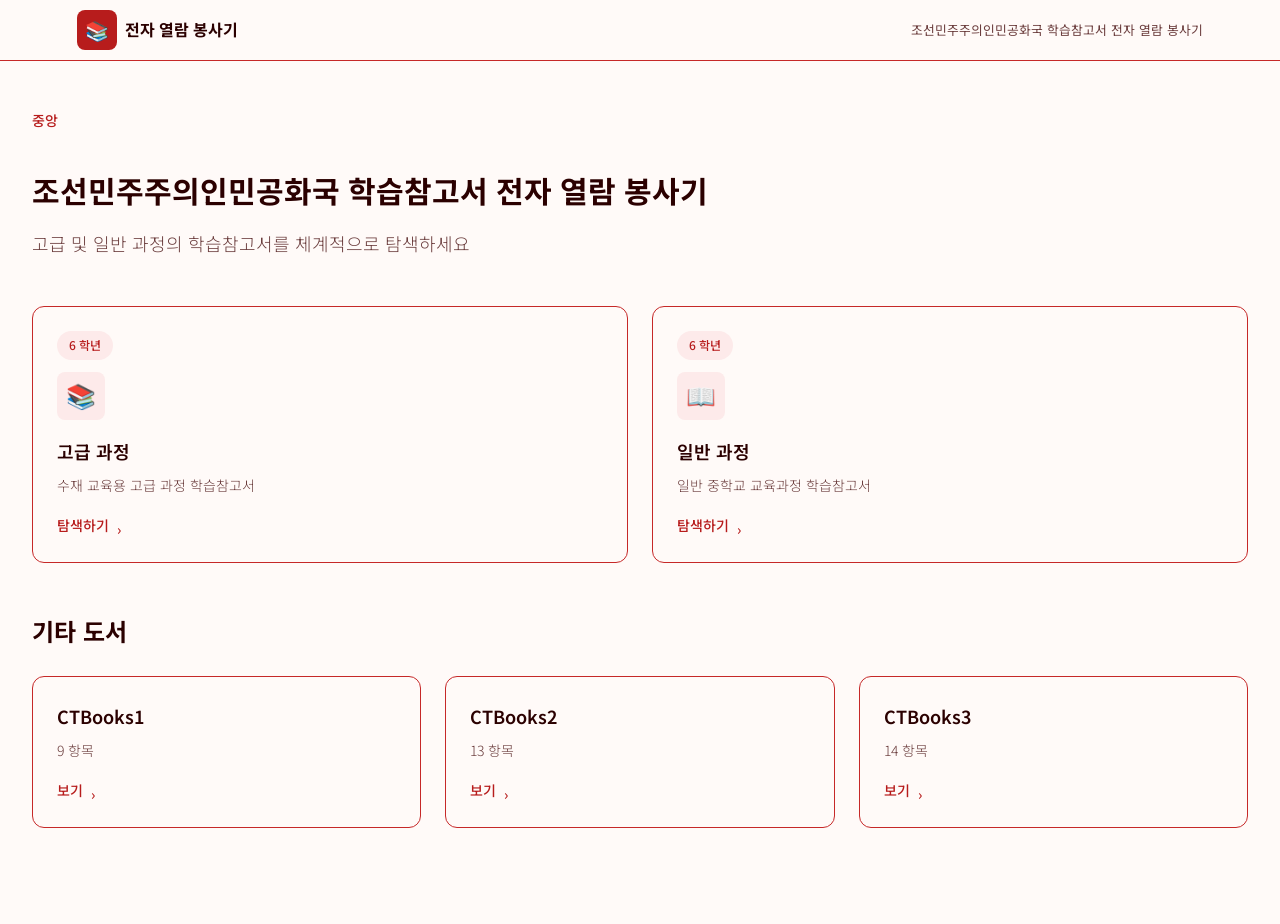
<file: north_korean_books.html>
<!DOCTYPE html>
<html lang="ko">
<head>
    <meta charset="UTF-8">
    <meta name="viewport" content="width=device-width, initial-scale=1.0">
    <title>조선민주주의인민공화국 학습참고서 전자 열람 봉사기</title>
    <link rel="preconnect" href="https://fonts.googleapis.com">
    <link rel="preconnect" href="https://fonts.gstatic.com" crossorigin>
    <link href="https://fonts.googleapis.com/css2?family=Noto+Sans+KR:wght@300;400;500;700&display=swap" rel="stylesheet">
    <style>
        * {
            margin: 0;
            padding: 0;
            box-sizing: border-box;
        }

        :root{
            --blue:#b71c1c;
            --blue-light:#fdeaea;
            --blue-mid:#f6b5b5;
        
            --ink:#2b0000;
            --gray:#6b3d3d;
            --gray-light:#f8eded;
            --border:#c62828;
            --white:#fffaf8;
        }

        body {
            font-family: 'Noto Sans KR', sans-serif;
            background-color: var(--white);
            color: var(--ink);
            font-size: 15px;
            line-height: 1.7;
        }

        /* Header */
        header {
            position: sticky;
            top: 0;
            z-index: 10;
            border-bottom: 1px solid var(--border);
            background: var(--white);
        }

        nav {
            display: flex;
            align-items: center;
            justify-content: space-between;
            padding: 0 6%;
            height: 60px;
            max-width: 1280px;
            margin: 0 auto;
        }

        .logo {
            display: flex;
            align-items: center;
            gap: 8px;
            font-weight: 700;
            font-size: 1rem;
            color: var(--ink);
            text-decoration: none;
        }

        .logo-icon {
            width: 40px;
            height: 40px;
            background: var(--blue);
            border-radius: 8px;
            display: flex;
            align-items: center;
            justify-content: center;
            color: var(--white);
            font-size: 1.2rem;
        }

        .nav-right {
            font-size: 0.8rem;
            color: var(--gray);
        }

        /* Main Container */
        main {
            max-width: 1280px;
            margin: 0 auto;
            padding: 3rem 2rem;
        }

        /* Breadcrumb */
        .breadcrumb {
            display: flex;
            align-items: center;
            gap: 0.5rem;
            margin-bottom: 2rem;
            font-size: 0.875rem;
        }

        .breadcrumb span {
            color: var(--gray);
        }

        .breadcrumb .current {
            color: var(--blue);
            font-weight: 500;
        }

        .breadcrumb-sep {
            color: #cbd5e1;
        }

        /* Back Button */
        .back-btn {
            display: inline-block;
            margin-bottom: 1.5rem;
            padding: 0.5rem 1rem;
            font-size: 0.875rem;
            font-weight: 500;
            color: var(--gray);
            background: none;
            border: none;
            cursor: pointer;
            border-radius: 8px;
            transition: all 0.15s;
            font-family: inherit;
        }

        .back-btn:hover {
            color: var(--ink);
            background: var(--gray-light);
        }

        /* Title Section */
        .title-section {
            margin-bottom: 3rem;
        }

        h1 {
            font-size: 1.875rem;
            font-weight: 700;
            color: var(--ink);
            margin-bottom: 0.75rem;
        }

        .subtitle {
            font-size: 1.125rem;
            color: var(--gray);
            font-weight: 300;
        }

        /* Grid */
        .grid {
            display: grid;
            grid-template-columns: repeat(auto-fit, minmax(280px, 1fr));
            gap: 1.5rem;
            margin-bottom: 3rem;
        }

        .grid-2 {
            grid-template-columns: repeat(auto-fit, minmax(320px, 1fr));
        }

        .grid-3 {
            grid-template-columns: repeat(auto-fit, minmax(240px, 1fr));
        }

        /* Card */
        .card {
            border: 1px solid var(--border);
            border-radius: 12px;
            padding: 1.5rem;
            background: var(--white);
            transition: all 0.2s;
            cursor: pointer;
        }

        .card:hover {
            border-color: var(--blue);
            box-shadow: 0 2px 12px rgba(59, 130, 246, 0.1);
        }

        .card-icon {
            width: 48px;
            height: 48px;
            background: var(--blue-light);
            border-radius: 8px;
            display: flex;
            align-items: center;
            justify-content: center;
            font-size: 1.5rem;
            margin-bottom: 1rem;
        }

        .card:hover .card-icon {
            background: var(--blue-mid);
        }

        .card-badge {
            display: inline-block;
            background: var(--blue-light);
            color: var(--blue);
            font-size: 0.75rem;
            font-weight: 500;
            padding: 0.25rem 0.75rem;
            border-radius: 20px;
            margin-bottom: 0.75rem;
        }

        .card h3 {
            font-size: 1.125rem;
            font-weight: 600;
            margin-bottom: 0.5rem;
            color: var(--ink);
        }

        .card p {
            font-size: 0.875rem;
            color: var(--gray);
            margin-bottom: 1rem;
            font-weight: 300;
        }

        .card-action {
            display: flex;
            align-items: center;
            gap: 0.5rem;
            color: var(--blue);
            font-weight: 500;
            font-size: 0.875rem;
            transition: gap 0.2s;
        }

        .card:hover .card-action {
            gap: 0.75rem;
        }

        .chevron {
            width: 16px;
            height: 16px;
            display: inline-block;
        }

        /* Section Title */
        h2 {
            font-size: 1.5rem;
            font-weight: 700;
            color: var(--ink);
            margin-bottom: 1.5rem;
            margin-top: 3rem;
        }

        h2:first-of-type {
            margin-top: 0;
        }

        /* Modal */
        .modal {
            display: none;
            position: fixed;
            inset: 0;
            background: rgba(0, 0, 0, 0.5);
            z-index: 100;
            align-items: center;
            justify-content: center;
            padding: 1rem;
            animation: fadeIn 0.2s ease;
        }

        .modal.open {
            display: flex;
        }

        @keyframes fadeIn {
            from {
                opacity: 0;
            }
            to {
                opacity: 1;
            }
        }

        .modal-content {
            background: var(--white);
            border-radius: 16px;
            width: 100%;
            max-width: 900px;
            max-height: 90vh;
            display: flex;
            flex-direction: column;
            animation: slideUp 0.2s ease;
        }

        @keyframes slideUp {
            from {
                transform: translateY(20px);
                opacity: 0;
            }
            to {
                transform: translateY(0);
                opacity: 1;
            }
        }

        .modal-header {
            display: flex;
            align-items: center;
            justify-content: space-between;
            padding: 1.5rem 2rem;
            border-bottom: 1px solid var(--border);
        }

        .modal-title {
            flex: 1;
            min-width: 0;
        }

        .modal-title h3 {
            font-size: 1.125rem;
            font-weight: 700;
            color: var(--ink);
            margin-bottom: 0.25rem;
            word-break: break-word;
        }

        .modal-title p {
            font-size: 0.875rem;
            color: var(--gray);
        }

        .modal-close {
            background: none;
            border: none;
            cursor: pointer;
            font-size: 1.5rem;
            color: var(--gray);
            padding: 0.5rem;
            margin-left: 1rem;
            flex-shrink: 0;
            transition: color 0.2s;
        }

        .modal-close:hover {
            color: var(--ink);
        }

        .modal-body {
            flex: 1;
            overflow: hidden;
            background: #f8f9fa;
            display: flex;
            align-items: center;
            justify-content: center;
        }

        .modal-body iframe {
            width: 100%;
            height: 100%;
            border: none;
        }

        .loading {
            text-align: center;
        }

        .spinner {
            width: 48px;
            height: 48px;
            border: 4px solid var(--blue-light);
            border-top-color: var(--blue);
            border-radius: 50%;
            animation: spin 1s linear infinite;
            margin: 0 auto 1rem;
        }

        @keyframes spin {
            to {
                transform: rotate(360deg);
            }
        }

        .modal-footer {
            display: flex;
            align-items: center;
            justify-content: space-between;
            padding: 1rem;
            border-top: 1px solid var(--border);
            background: var(--gray-light);
            flex-wrap: wrap;
            gap: 1rem;
        }

        .modal-footer p {
            font-size: 0.75rem;
            color: var(--gray);
            margin: 0;
        }

        .modal-actions {
            display: flex;
            gap: 0.5rem;
        }

        .btn {
            display: inline-flex;
            align-items: center;
            gap: 0.5rem;
            padding: 0.5rem 0.75rem;
            font-size: 0.875rem;
            font-weight: 500;
            border: none;
            border-radius: 8px;
            cursor: pointer;
            transition: all 0.15s;
            font-family: inherit;
            text-decoration: none;
        }

        .btn-link {
            color: var(--blue);
            background: none;
        }

        .btn-link:hover {
            background: var(--blue-light);
        }

        .btn-secondary {
            color: var(--gray);
            background: none;
        }

        .btn-secondary:hover {
            background: #e2e8f0;
        }

        /* View States */
        .view {
            display: none;
        }

        .view.active {
            display: block;
        }

        /* Utility */
        .hidden {
            display: none;
        }

        /* Responsive */
        @media (max-width: 768px) {
            main {
                padding: 1.5rem 1rem;
            }

            h1 {
                font-size: 1.5rem;
            }

            .grid-2 {
                grid-template-columns: 1fr;
            }

            .modal-content {
                max-width: 100%;
                max-height: 95vh;
            }

            .modal-footer {
                flex-direction: column;
                align-items: flex-start;
            }

            .modal-actions {
                width: 100%;
                flex-direction: column;
            }

            .btn {
                width: 100%;
                justify-content: center;
            }
        }
    </style>
</head>
<body>
    <!-- Header -->
    <header>
        <nav>
            <a href="#" class="logo" onclick="goHome(); return false;">
                <div class="logo-icon">📚</div>
                <span>전자 열람 봉사기</span>
            </a>
            <div class="nav-right">조선민주주의인민공화국 학습참고서 전자 열람 봉사기</div>
        </nav>
    </header>

    <!-- Main Content -->
    <main>
        <!-- Breadcrumb -->
        <div class="breadcrumb" id="breadcrumb">
            <span class="current">중앙</span>
        </div>

        <!-- Main View -->
        <div id="mainView" class="view active">
            <div class="title-section">
                <h1>조선민주주의인민공화국 학습참고서 전자 열람 봉사기</h1>
                <p class="subtitle">고급 및 일반 과정의 학습참고서를 체계적으로 탐색하세요</p>
            </div>

            <div class="grid grid-2">
                <div class="card" onclick="selectCategory('고급')">
                    <div class="card-badge" id="advancedCount">6 학년</div>
                    <div class="card-icon">📚</div>
                    <h3>고급 과정</h3>
                    <p>수재 교육용 고급 과정 학습참고서</p>
                    <div class="card-action">탐색하기 <span class="chevron">›</span></div>
                </div>

                <div class="card" onclick="selectCategory('일반')">
                    <div class="card-badge" id="generalCount">6 학년</div>
                    <div class="card-icon">📖</div>
                    <h3>일반 과정</h3>
                    <p>일반 중학교 교육과정 학습참고서</p>
                    <div class="card-action">탐색하기 <span class="chevron">›</span></div>
                </div>
            </div>

            <h2>기타 도서</h2>
            <div class="grid grid-3" id="otherBooksGrid"></div>
        </div>

        <!-- Category View -->
        <div id="categoryView" class="view">
            <button class="back-btn" onclick="goBack()">← 뒤로가기</button>
            <h2 id="categoryTitle"></h2>
            <div class="grid grid-3" id="categoryGrid"></div>
        </div>

        <!-- Books View -->
        <div id="booksView" class="view">
            <button class="back-btn" onclick="goBack()">← 뒤로가기</button>
            <h2 id="booksTitle"></h2>
            <div class="grid grid-3" id="booksGrid"></div>
        </div>
    </main>

    <!-- PDF Modal -->
    <div id="pdfModal" class="modal">
        <div class="modal-content">
            <div class="modal-header">
                <div class="modal-title">
                    <h3 id="modalTitle"></h3>
                    <p>전자 문서</p>
                </div>
                <button class="modal-close" onclick="closeModal()">✕</button>
            </div>
            <div class="modal-body" id="modalBody">
                <div class="loading">
                    <div class="spinner"></div>
                    <p>전자 문서 불러오기 중...</p>
                </div>
            </div>
            <div class="modal-footer">
                <p>전자 문서 열람기로 문서를 탐색하세요</p>
                <div class="modal-actions">
                    <a id="openNewTab" class="btn btn-link" target="_blank">
                        새 장에서 열기 ↗
                    </a>
                    <a id="downloadBtn" class="btn btn-secondary" download>
                        내려받기 ⬇
                    </a>
                </div>
            </div>
        </div>
    </div>

    <script>
        // 데이터
        const textbooksData = {
            "고급": {
                "1": [{"name": "콤퓨타", "url": "https://mirror.adversec.com/dprk/dprk-34c4/DPRK-34C3-PDFs/Education/Genius/1/computer.pdf"}, {"name": "수학", "url": "https://mirror.adversec.com/dprk/dprk-34c4/DPRK-34C3-PDFs/Education/Genius/1/mathematics.pdf"}],
                "2": [{"name": "콤퓨타", "url": "https://mirror.adversec.com/dprk/dprk-34c4/DPRK-34C3-PDFs/Education/Genius/2/computer.pdf"}, {"name": "수학", "url": "https://mirror.adversec.com/dprk/dprk-34c4/DPRK-34C3-PDFs/Education/Genius/2/mathematics.pdf"}, {"name": "물리", "url": "https://mirror.adversec.com/dprk/dprk-34c4/DPRK-34C3-PDFs/Education/Genius/2/physics.pdf"}],
                "3": [{"name": "생물", "url": "https://mirror.adversec.com/dprk/dprk-34c4/DPRK-34C3-PDFs/Education/Genius/3/biology.pdf"}, {"name": "화학", "url": "https://mirror.adversec.com/dprk/dprk-34c4/DPRK-34C3-PDFs/Education/Genius/3/chemistry.pdf"}, {"name": "콤퓨타", "url": "https://mirror.adversec.com/dprk/dprk-34c4/DPRK-34C3-PDFs/Education/Genius/3/computer.pdf"}, {"name": "수학", "url": "https://mirror.adversec.com/dprk/dprk-34c4/DPRK-34C3-PDFs/Education/Genius/3/mathematics.pdf"}, {"name": "물리", "url": "https://mirror.adversec.com/dprk/dprk-34c4/DPRK-34C3-PDFs/Education/Genius/3/physics.pdf"}],
                "4": [{"name": "생물", "url": "https://mirror.adversec.com/dprk/dprk-34c4/DPRK-34C3-PDFs/Education/Genius/4/biology.pdf"}, {"name": "화학", "url": "https://mirror.adversec.com/dprk/dprk-34c4/DPRK-34C3-PDFs/Education/Genius/4/chemistry.pdf"}, {"name": "콤퓨타", "url": "https://mirror.adversec.com/dprk/dprk-34c4/DPRK-34C3-PDFs/Education/Genius/4/computer.pdf"}, {"name": "외국어", "url": "https://mirror.adversec.com/dprk/dprk-34c4/DPRK-34C3-PDFs/Education/Genius/4/english.pdf"}, {"name": "수학", "url": "https://mirror.adversec.com/dprk/dprk-34c4/DPRK-34C3-PDFs/Education/Genius/4/mathematics.pdf"}, {"name": "물리", "url": "https://mirror.adversec.com/dprk/dprk-34c4/DPRK-34C3-PDFs/Education/Genius/4/physics.pdf"}],
                "5": [{"name": "생물", "url": "https://mirror.adversec.com/dprk/dprk-34c4/DPRK-34C3-PDFs/Education/Genius/5/biology.pdf"}, {"name": "화학", "url": "https://mirror.adversec.com/dprk/dprk-34c4/DPRK-34C3-PDFs/Education/Genius/5/chemistry.pdf"}, {"name": "콤퓨타", "url": "https://mirror.adversec.com/dprk/dprk-34c4/DPRK-34C3-PDFs/Education/Genius/5/computer.pdf"}, {"name": "외국어", "url": "https://mirror.adversec.com/dprk/dprk-34c4/DPRK-34C3-PDFs/Education/Genius/5/english.pdf"}, {"name": "수학", "url": "https://mirror.adversec.com/dprk/dprk-34c4/DPRK-34C3-PDFs/Education/Genius/5/mathematics.pdf"}, {"name": "물리", "url": "https://mirror.adversec.com/dprk/dprk-34c4/DPRK-34C3-PDFs/Education/Genius/5/physics.pdf"}],
                "6": [{"name": "생물", "url": "https://mirror.adversec.com/dprk/dprk-34c4/DPRK-34C3-PDFs/Education/Genius/6/biology.pdf"}, {"name": "화학", "url": "https://mirror.adversec.com/dprk/dprk-34c4/DPRK-34C3-PDFs/Education/Genius/6/chemistry.pdf"}, {"name": "콤퓨타", "url": "https://mirror.adversec.com/dprk/dprk-34c4/DPRK-34C3-PDFs/Education/Genius/6/computer.pdf"}, {"name": "외국어", "url": "https://mirror.adversec.com/dprk/dprk-34c4/DPRK-34C3-PDFs/Education/Genius/6/english.pdf"}, {"name": "수학", "url": "https://mirror.adversec.com/dprk/dprk-34c4/DPRK-34C3-PDFs/Education/Genius/6/mathematics.pdf"}, {"name": "물리", "url": "https://mirror.adversec.com/dprk/dprk-34c4/DPRK-34C3-PDFs/Education/Genius/6/physics.pdf"}]
            },
            "일반": {
                "1": [{"name": "미술", "url": "https://mirror.adversec.com/dprk/dprk-34c4/DPRK-34C3-PDFs/Education/Secondary/1/art.pdf"}, {"name": "한문", "url": "https://mirror.adversec.com/dprk/dprk-34c4/DPRK-34C3-PDFs/Education/Secondary/1/chinese_ideograph.pdf"}, {"name": "콤퓨타", "url": "https://mirror.adversec.com/dprk/dprk-34c4/DPRK-34C3-PDFs/Education/Secondary/1/computer.pdf"}, {"name": "영어", "url": "https://mirror.adversec.com/dprk/dprk-34c4/DPRK-34C3-PDFs/Education/Secondary/1/english.pdf"}, {"name": "지리", "url": "https://mirror.adversec.com/dprk/dprk-34c4/DPRK-34C3-PDFs/Education/Secondary/1/geography.pdf"}, {"name": "조선사", "url": "https://mirror.adversec.com/dprk/dprk-34c4/DPRK-34C3-PDFs/Education/Secondary/1/korean_history.pdf"}, {"name": "조선사", "url": "https://mirror.adversec.com/dprk/dprk-34c4/DPRK-34C3-PDFs/Education/Secondary/1/korean_language.pdf"}, {"name": "국어문법", "url": "https://mirror.adversec.com/dprk/dprk-34c4/DPRK-34C3-PDFs/Education/Secondary/1/korean_language_grammer.pdf"}, {"name": "수학", "url": "https://mirror.adversec.com/dprk/dprk-34c4/DPRK-34C3-PDFs/Education/Secondary/1/mathematics.pdf"}, {"name": "음악", "url": "https://mirror.adversec.com/dprk/dprk-34c4/DPRK-34C3-PDFs/Education/Secondary/1/music.pdf"}, {"name": "혁명력사1", "url": "https://mirror.adversec.com/dprk/dprk-34c4/DPRK-34C3-PDFs/Education/Secondary/1/revolutionary_activity1.pdf"}, {"name": "혁명력사2", "url": "https://mirror.adversec.com/dprk/dprk-34c4/DPRK-34C3-PDFs/Education/Secondary/1/revolutionary_activity2.pdf"}, {"name": "로어", "url": "https://mirror.adversec.com/dprk/dprk-34c4/DPRK-34C3-PDFs/Education/Secondary/1/russia.pdf"}, {"name": "사회주의 도덕", "url": "https://mirror.adversec.com/dprk/dprk-34c4/DPRK-34C3-PDFs/Education/Secondary/1/socialist_morality.pdf"}],
                "2": [{"name": "미술", "url": "https://mirror.adversec.com/dprk/dprk-34c4/DPRK-34C3-PDFs/Education/Secondary/2/art.pdf"}, {"name": "한문", "url": "https://mirror.adversec.com/dprk/dprk-34c4/DPRK-34C3-PDFs/Education/Secondary/2/chinese_ideograph.pdf"}, {"name": "콤퓨타", "url": "https://mirror.adversec.com/dprk/dprk-34c4/DPRK-34C3-PDFs/Education/Secondary/2/computer.pdf"}, {"name": "영어", "url": "https://mirror.adversec.com/dprk/dprk-34c4/DPRK-34C3-PDFs/Education/Secondary/2/english.pdf"}, {"name": "지리", "url": "https://mirror.adversec.com/dprk/dprk-34c4/DPRK-34C3-PDFs/Education/Secondary/2/geography.pdf"}, {"name": "조선사", "url": "https://mirror.adversec.com/dprk/dprk-34c4/DPRK-34C3-PDFs/Education/Secondary/2/korean_history.pdf"}, {"name": "조선사", "url": "https://mirror.adversec.com/dprk/dprk-34c4/DPRK-34C3-PDFs/Education/Secondary/2/korean_language.pdf"}, {"name": "국어문법", "url": "https://mirror.adversec.com/dprk/dprk-34c4/DPRK-34C3-PDFs/Education/Secondary/2/korean_language_grammer.pdf"}, {"name": "수학", "url": "https://mirror.adversec.com/dprk/dprk-34c4/DPRK-34C3-PDFs/Education/Secondary/2/mathematics.pdf"}, {"name": "음악", "url": "https://mirror.adversec.com/dprk/dprk-34c4/DPRK-34C3-PDFs/Education/Secondary/2/music.pdf"}, {"name": "물리", "url": "https://mirror.adversec.com/dprk/dprk-34c4/DPRK-34C3-PDFs/Education/Secondary/2/physics.pdf"}, {"name": "혁명력사1", "url": "https://mirror.adversec.com/dprk/dprk-34c4/DPRK-34C3-PDFs/Education/Secondary/2/revolutionary_activity1.pdf"}, {"name": "혁명력사2", "url": "https://mirror.adversec.com/dprk/dprk-34c4/DPRK-34C3-PDFs/Education/Secondary/2/revolutionary_activity2.pdf"}, {"name": "로어", "url": "https://mirror.adversec.com/dprk/dprk-34c4/DPRK-34C3-PDFs/Education/Secondary/2/russia.pdf"}, {"name": "사회주의 도덕", "url": "https://mirror.adversec.com/dprk/dprk-34c4/DPRK-34C3-PDFs/Education/Secondary/2/socialist_morality.pdf"}],
                "3": [{"name": "미술", "url": "https://mirror.adversec.com/dprk/dprk-34c4/DPRK-34C3-PDFs/Education/Secondary/3/art.pdf"}, {"name": "생물", "url": "https://mirror.adversec.com/dprk/dprk-34c4/DPRK-34C3-PDFs/Education/Secondary/3/biology.pdf"}, {"name": "화학", "url": "https://mirror.adversec.com/dprk/dprk-34c4/DPRK-34C3-PDFs/Education/Secondary/3/chemistry.pdf"}, {"name": "한문", "url": "https://mirror.adversec.com/dprk/dprk-34c4/DPRK-34C3-PDFs/Education/Secondary/3/chinese_ideograph.pdf"}, {"name": "콤퓨타", "url": "https://mirror.adversec.com/dprk/dprk-34c4/DPRK-34C3-PDFs/Education/Secondary/3/computer.pdf"}, {"name": "영어", "url": "https://mirror.adversec.com/dprk/dprk-34c4/DPRK-34C3-PDFs/Education/Secondary/3/english.pdf"}, {"name": "지리", "url": "https://mirror.adversec.com/dprk/dprk-34c4/DPRK-34C3-PDFs/Education/Secondary/3/geography.pdf"}, {"name": "조선사", "url": "https://mirror.adversec.com/dprk/dprk-34c4/DPRK-34C3-PDFs/Education/Secondary/3/korean_history.pdf"}, {"name": "국어", "url": "https://mirror.adversec.com/dprk/dprk-34c4/DPRK-34C3-PDFs/Education/Secondary/3/korean_language.pdf"}, {"name": "국어문법", "url": "https://mirror.adversec.com/dprk/dprk-34c4/DPRK-34C3-PDFs/Education/Secondary/3/korean_language_grammer.pdf"}, {"name": "수학", "url": "https://mirror.adversec.com/dprk/dprk-34c4/DPRK-34C3-PDFs/Education/Secondary/3/mathematics.pdf"}, {"name": "음악", "url": "https://mirror.adversec.com/dprk/dprk-34c4/DPRK-34C3-PDFs/Education/Secondary/3/music.pdf"}, {"name": "물리", "url": "https://mirror.adversec.com/dprk/dprk-34c4/DPRK-34C3-PDFs/Education/Secondary/3/physics.pdf"}, {"name": "혁명력사1", "url": "https://mirror.adversec.com/dprk/dprk-34c4/DPRK-34C3-PDFs/Education/Secondary/3/revolutionary_activity1.pdf"}, {"name": "혁명력사2", "url": "https://mirror.adversec.com/dprk/dprk-34c4/DPRK-34C3-PDFs/Education/Secondary/3/revolutionary_activity2.pdf"}, {"name": "사회주의 도덕", "url": "https://mirror.adversec.com/dprk/dprk-34c4/DPRK-34C3-PDFs/Education/Secondary/3/socialist_morality.pdf"}, {"name": "세계사", "url": "https://mirror.adversec.com/dprk/dprk-34c4/DPRK-34C3-PDFs/Education/Secondary/3/world_history.pdf"}],
                "4": [{"name": "생물", "url": "https://mirror.adversec.com/dprk/dprk-34c4/DPRK-34C3-PDFs/Education/Secondary/4/biology.pdf"}, {"name": "제도", "url": "https://mirror.adversec.com/dprk/dprk-34c4/DPRK-34C3-PDFs/Education/Secondary/4/cartology.pdf"}, {"name": "화학", "url": "https://mirror.adversec.com/dprk/dprk-34c4/DPRK-34C3-PDFs/Education/Secondary/4/chemistry.pdf"}, {"name": "한문", "url": "https://mirror.adversec.com/dprk/dprk-34c4/DPRK-34C3-PDFs/Education/Secondary/4/chinese_ideograph.pdf"}, {"name": "콤퓨타", "url": "https://mirror.adversec.com/dprk/dprk-34c4/DPRK-34C3-PDFs/Education/Secondary/4/computer.pdf"}, {"name": "영어", "url": "https://mirror.adversec.com/dprk/dprk-34c4/DPRK-34C3-PDFs/Education/Secondary/4/english.pdf"}, {"name": "지리", "url": "https://mirror.adversec.com/dprk/dprk-34c4/DPRK-34C3-PDFs/Education/Secondary/4/geography.pdf"}, {"name": "조선사", "url": "https://mirror.adversec.com/dprk/dprk-34c4/DPRK-34C3-PDFs/Education/Secondary/4/korean_history.pdf"}, {"name": "문학", "url": "https://mirror.adversec.com/dprk/dprk-34c4/DPRK-34C3-PDFs/Education/Secondary/4/literature.pdf"}, {"name": "수학", "url": "https://mirror.adversec.com/dprk/dprk-34c4/DPRK-34C3-PDFs/Education/Secondary/4/mathematics.pdf"}, {"name": "음악", "url": "https://mirror.adversec.com/dprk/dprk-34c4/DPRK-34C3-PDFs/Education/Secondary/4/music.pdf"}, {"name": "물리", "url": "https://mirror.adversec.com/dprk/dprk-34c4/DPRK-34C3-PDFs/Education/Secondary/4/physics.pdf"}, {"name": "혁명력사1", "url": "https://mirror.adversec.com/dprk/dprk-34c4/DPRK-34C3-PDFs/Education/Secondary/4/revolutionary_history1.pdf"}, {"name": "혁명력사", "url": "https://mirror.adversec.com/dprk/dprk-34c4/DPRK-34C3-PDFs/Education/Secondary/4/revolutionary_history3.pdf"}, {"name": "로어", "url": "https://mirror.adversec.com/dprk/dprk-34c4/DPRK-34C3-PDFs/Education/Secondary/4/russia.pdf"}, {"name": "사회주의 도덕", "url": "https://mirror.adversec.com/dprk/dprk-34c4/DPRK-34C3-PDFs/Education/Secondary/4/socialist_morality.pdf"}, {"name": "세계사", "url": "https://mirror.adversec.com/dprk/dprk-34c4/DPRK-34C3-PDFs/Education/Secondary/4/world_history.pdf"}],
                "5": [{"name": "생물", "url": "https://mirror.adversec.com/dprk/dprk-34c4/DPRK-34C3-PDFs/Education/Secondary/5/biology.pdf"}, {"name": "화학", "url": "https://mirror.adversec.com/dprk/dprk-34c4/DPRK-34C3-PDFs/Education/Secondary/5/chemistry.pdf"}, {"name": "콤퓨타", "url": "https://mirror.adversec.com/dprk/dprk-34c4/DPRK-34C3-PDFs/Education/Secondary/5/computer.pdf"}, {"name": "자동차", "url": "https://mirror.adversec.com/dprk/dprk-34c4/DPRK-34C3-PDFs/Education/Secondary/5/driving.pdf"}, {"name": "영어", "url": "https://mirror.adversec.com/dprk/dprk-34c4/DPRK-34C3-PDFs/Education/Secondary/5/english.pdf"}, {"name": "지리", "url": "https://mirror.adversec.com/dprk/dprk-34c4/DPRK-34C3-PDFs/Education/Secondary/5/geography.pdf"}, {"name": "조선사", "url": "https://mirror.adversec.com/dprk/dprk-34c4/DPRK-34C3-PDFs/Education/Secondary/5/korean_history.pdf"}, {"name": "문학", "url": "https://mirror.adversec.com/dprk/dprk-34c4/DPRK-34C3-PDFs/Education/Secondary/5/literature.pdf"}, {"name": "수학", "url": "https://mirror.adversec.com/dprk/dprk-34c4/DPRK-34C3-PDFs/Education/Secondary/5/mathematics.pdf"}, {"name": "음악", "url": "https://mirror.adversec.com/dprk/dprk-34c4/DPRK-34C3-PDFs/Education/Secondary/5/music.pdf"}, {"name": "물리", "url": "https://mirror.adversec.com/dprk/dprk-34c4/DPRK-34C3-PDFs/Education/Secondary/5/physics.pdf"}, {"name": "심리학초보", "url": "https://mirror.adversec.com/dprk/dprk-34c4/DPRK-34C3-PDFs/Education/Secondary/5/psychology.pdf"}, {"name": "혁명력사1", "url": "https://mirror.adversec.com/dprk/dprk-34c4/DPRK-34C3-PDFs/Education/Secondary/5/revolutionary_history1.pdf"}, {"name": "혁명력사2", "url": "https://mirror.adversec.com/dprk/dprk-34c4/DPRK-34C3-PDFs/Education/Secondary/5/revolutionary_history2.pdf"}, {"name": "사회주의 도덕", "url": "https://mirror.adversec.com/dprk/dprk-34c4/DPRK-34C3-PDFs/Education/Secondary/5/socialist_morality.pdf"}, {"name": "세계사", "url": "https://mirror.adversec.com/dprk/dprk-34c4/DPRK-34C3-PDFs/Education/Secondary/5/world_history.pdf"}],
                "6": [{"name": "침략력사", "url": "https://mirror.adversec.com/dprk/dprk-34c4/DPRK-34C3-PDFs/Education/Secondary/6/aggression_history.pdf"}, {"name": "농업", "url": "https://mirror.adversec.com/dprk/dprk-34c4/DPRK-34C3-PDFs/Education/Secondary/6/agriculture.pdf"}, {"name": "천문학", "url": "https://mirror.adversec.com/dprk/dprk-34c4/DPRK-34C3-PDFs/Education/Secondary/6/astronomy.pdf"}, {"name": "생물", "url": "https://mirror.adversec.com/dprk/dprk-34c4/DPRK-34C3-PDFs/Education/Secondary/6/biology.pdf"}, {"name": "화학", "url": "https://mirror.adversec.com/dprk/dprk-34c4/DPRK-34C3-PDFs/Education/Secondary/6/chemistry.pdf"}, {"name": "피복식료", "url": "https://mirror.adversec.com/dprk/dprk-34c4/DPRK-34C3-PDFs/Education/Secondary/6/clothing_food.pdf"}, {"name": "콤퓨터", "url": "https://mirror.adversec.com/dprk/dprk-34c4/DPRK-34C3-PDFs/Education/Secondary/6/computer.pdf"}, {"name": "전자공하", "url": "https://mirror.adversec.com/dprk/dprk-34c4/DPRK-34C3-PDFs/Education/Secondary/6/electronics.pdf"}, {"name": "영어", "url": "https://mirror.adversec.com/dprk/dprk-34c4/DPRK-34C3-PDFs/Education/Secondary/6/english.pdf"}, {"name": "수산", "url": "https://mirror.adversec.com/dprk/dprk-34c4/DPRK-34C3-PDFs/Education/Secondary/6/fishing.pdf"}, {"name": "림업", "url": "https://mirror.adversec.com/dprk/dprk-34c4/DPRK-34C3-PDFs/Education/Secondary/6/forestry.pdf"}, {"name": "조선사", "url": "https://mirror.adversec.com/dprk/dprk-34c4/DPRK-34C3-PDFs/Education/Secondary/6/korean_history.pdf"}, {"name": "문학", "url": "https://mirror.adversec.com/dprk/dprk-34c4/DPRK-34C3-PDFs/Education/Secondary/6/literature.pdf"}, {"name": "론리학", "url": "https://mirror.adversec.com/dprk/dprk-34c4/DPRK-34C3-PDFs/Education/Secondary/6/logic.pdf"}, {"name": "기계공업", "url": "https://mirror.adversec.com/dprk/dprk-34c4/DPRK-34C3-PDFs/Education/Secondary/6/machine.pdf"}, {"name": "수학", "url": "https://mirror.adversec.com/dprk/dprk-34c4/DPRK-34C3-PDFs/Education/Secondary/6/mathematics.pdf"}, {"name": "금속", "url": "https://mirror.adversec.com/dprk/dprk-34c4/DPRK-34C3-PDFs/Education/Secondary/6/metal.pdf"}, {"name": "광업", "url": "https://mirror.adversec.com/dprk/dprk-34c4/DPRK-34C3-PDFs/Education/Secondary/6/mining.pdf"}, {"name": "물리", "url": "https://mirror.adversec.com/dprk/dprk-34c4/DPRK-34C3-PDFs/Education/Secondary/6/physics.pdf"}, {"name": "혁명력사2", "url": "https://mirror.adversec.com/dprk/dprk-34c4/DPRK-34C3-PDFs/Education/Secondary/6/revolutionary_history2.pdf"}, {"name": "사회주의 도덕", "url": "https://mirror.adversec.com/dprk/dprk-34c4/DPRK-34C3-PDFs/Education/Secondary/6/socialist_morality.pdf"}, {"name": "뜨락또르", "url": "https://mirror.adversec.com/dprk/dprk-34c4/DPRK-34C3-PDFs/Education/Secondary/6/tractor.pdf"}, {"name": "약전", "url": "https://mirror.adversec.com/dprk/dprk-34c4/DPRK-34C3-PDFs/Education/Secondary/6/weak_current.pdf"}]
            },
            "기타": {
                "CTBooks1": [{"name": "ANSI_C++", "url": "https://mirror.adversec.com/dprk/dprk-34c4/DPRK-34C3-PDFs/CTBooks1/ANSI_C++.pdf"}, {"name": "C++_DataStruc_Algo", "url": "https://mirror.adversec.com/dprk/dprk-34c4/DPRK-34C3-PDFs/CTBooks1/C++_DataStruc_Algo.pdf"}, {"name": "C++_P_Design", "url": "https://mirror.adversec.com/dprk/dprk-34c4/DPRK-34C3-PDFs/CTBooks1/C++_P_Design.pdf"}, {"name": "C_Graphics", "url": "https://mirror.adversec.com/dprk/dprk-34c4/DPRK-34C3-PDFs/CTBooks1/C_Graphics.pdf"}, {"name": "C_IT", "url": "https://mirror.adversec.com/dprk/dprk-34c4/DPRK-34C3-PDFs/CTBooks1/C_IT.pdf"}, {"name": "Manage_IS", "url": "https://mirror.adversec.com/dprk/dprk-34c4/DPRK-34C3-PDFs/CTBooks1/Manage_IS.pdf"}, {"name": "Manage_IT", "url": "https://mirror.adversec.com/dprk/dprk-34c4/DPRK-34C3-PDFs/CTBooks1/Manage_IT.pdf"}, {"name": "OO_Clas_SE", "url": "https://mirror.adversec.com/dprk/dprk-34c4/DPRK-34C3-PDFs/CTBooks1/OO_Clas_SE.pdf"}, {"name": "OS", "url": "https://mirror.adversec.com/dprk/dprk-34c4/DPRK-34C3-PDFs/CTBooks1/OS.pdf"}],
                "CTBooks2": [{"name": "ActiveDefence", "url": "https://mirror.adversec.com/dprk/dprk-34c4/DPRK-34C3-PDFs/CTBooks2/ActiveDefence.pdf"}, {"name": "C_Org_Archi", "url": "https://mirror.adversec.com/dprk/dprk-34c4/DPRK-34C3-PDFs/CTBooks2/C_Org_Archi.pdf"}, {"name": "C_Security", "url": "https://mirror.adversec.com/dprk/dprk-34c4/DPRK-34C3-PDFs/CTBooks2/C_Security.pdf"}, {"name": "Crypto_NetSecurity", "url": "https://mirror.adversec.com/dprk/dprk-34c4/DPRK-34C3-PDFs/CTBooks2/Crypto_NetSecurity.pdf"}, {"name": "DataCom_Network", "url": "https://mirror.adversec.com/dprk/dprk-34c4/DPRK-34C3-PDFs/CTBooks2/DataCom_Network.pdf"}, {"name": "Hack_Proofing", "url": "https://mirror.adversec.com/dprk/dprk-34c4/DPRK-34C3-PDFs/CTBooks2/Hack_Proofing.pdf"}, {"name": "Inf_Security_Manage", "url": "https://mirror.adversec.com/dprk/dprk-34c4/DPRK-34C3-PDFs/CTBooks2/Inf_Security_Manage.pdf"}, {"name": "Linux_FileSystem", "url": "https://mirror.adversec.com/dprk/dprk-34c4/DPRK-34C3-PDFs/CTBooks2/Linux_FileSystem.pdf"}, {"name": "RedHatLinux71", "url": "https://mirror.adversec.com/dprk/dprk-34c4/DPRK-34C3-PDFs/CTBooks2/RedHatLinux71.pdf"}, {"name": "Scalable_Computer", "url": "https://mirror.adversec.com/dprk/dprk-34c4/DPRK-34C3-PDFs/CTBooks2/Scalable_Computer.pdf"}, {"name": "UNIX_Guide", "url": "https://mirror.adversec.com/dprk/dprk-34c4/DPRK-34C3-PDFs/CTBooks2/UNIX_Guide.pdf"}, {"name": "UNIX_HandBook", "url": "https://mirror.adversec.com/dprk/dprk-34c4/DPRK-34C3-PDFs/CTBooks2/UNIX_HandBook.pdf"}, {"name": "UNIX_Shells", "url": "https://mirror.adversec.com/dprk/dprk-34c4/DPRK-34C3-PDFs/CTBooks2/UNIX_Shells.pdf"}],
                "CTBooks3": [{"name": "Easy_Access2000", "url": "https://mirror.adversec.com/dprk/dprk-34c4/DPRK-34C3-PDFs/CTBooks3/Easy_Access2000.pdf"}, {"name": "Easy_Excel2000", "url": "https://mirror.adversec.com/dprk/dprk-34c4/DPRK-34C3-PDFs/CTBooks3/Easy_Excel2000.pdf"}, {"name": "Easy_PowerPoint2000", "url": "https://mirror.adversec.com/dprk/dprk-34c4/DPRK-34C3-PDFs/CTBooks3/Easy_PowerPoint2000.pdf"}, {"name": "Easy_Windows2000", "url": "https://mirror.adversec.com/dprk/dprk-34c4/DPRK-34C3-PDFs/CTBooks3/Easy_Windows2000.pdf"}, {"name": "Easy_Word2000", "url": "https://mirror.adversec.com/dprk/dprk-34c4/DPRK-34C3-PDFs/CTBooks3/Easy_Word2000.pdf"}, {"name": "fe_Access2000", "url": "https://mirror.adversec.com/dprk/dprk-34c4/DPRK-34C3-PDFs/CTBooks3/fe_Access2000.pdf"}, {"name": "fe_Excel2000", "url": "https://mirror.adversec.com/dprk/dprk-34c4/DPRK-34C3-PDFs/CTBooks3/fe_Excel2000.pdf"}, {"name": "fe_FrontPage2000", "url": "https://mirror.adversec.com/dprk/dprk-34c4/DPRK-34C3-PDFs/CTBooks3/fe_FrontPage2000.pdf"}, {"name": "fe_Office2000", "url": "https://mirror.adversec.com/dprk/dprk-34c4/DPRK-34C3-PDFs/CTBooks3/fe_Office2000.pdf"}, {"name": "fe_Outlook2000", "url": "https://mirror.adversec.com/dprk/dprk-34c4/DPRK-34C3-PDFs/CTBooks3/fe_Outlook2000.pdf"}, {"name": "fe_PowerPoint2000", "url": "https://mirror.adversec.com/dprk/dprk-34c4/DPRK-34C3-PDFs/CTBooks3/fe_PowerPoint2000.pdf"}, {"name": "fe_Publisher2000", "url": "https://mirror.adversec.com/dprk/dprk-34c4/DPRK-34C3-PDFs/CTBooks3/fe_Publisher2000.pdf"}, {"name": "fe_Windows2000", "url": "https://mirror.adversec.com/dprk/dprk-34c4/DPRK-34C3-PDFs/CTBooks3/fe_Windows2000.pdf"}, {"name": "fe_Word2000", "url": "https://mirror.adversec.com/dprk/dprk-34c4/DPRK-34C3-PDFs/CTBooks3/fe_Word2000.pdf"}]
            }
        };

        // 상태 관리
        let currentView = 'main';
        let currentCategory = null;
        let currentGrade = null;
        let navigationStack = [];

        // 초기화
        function init() {
            renderOtherBooks();
        }

        // 기타 도서 렌더링
        function renderOtherBooks() {
            const grid = document.getElementById('otherBooksGrid');
            grid.innerHTML = '';
            
            Object.keys(textbooksData.기타).forEach(folder => {
                const count = textbooksData.기타[folder].length;
                const card = document.createElement('div');
                card.className = 'card';
                card.onclick = () => selectGrade('기타', folder);
                card.innerHTML = `
                    <h3>${folder}</h3>
                    <p>${count} 항목</p>
                    <div class="card-action">보기 <span class="chevron">›</span></div>
                `;
                grid.appendChild(card);
            });
        }

        // 카테고리 선택
        function selectCategory(category) {
            currentCategory = category;
            currentGrade = null;
            navigationStack = [{ view: 'main' }];
            
            const categoryData = textbooksData[category];
            const grades = Object.keys(categoryData).sort();
            
            document.getElementById('categoryTitle').textContent = 
                category === '고급' ? '고급 과정' : '일반 과정';
            
            const grid = document.getElementById('categoryGrid');
            grid.innerHTML = '';
            
            grades.forEach(grade => {
                const count = categoryData[grade].length;
                const card = document.createElement('div');
                card.className = 'card';
                card.onclick = () => selectGrade(category, grade);
                card.innerHTML = `
                    <div style="display: flex; justify-content: space-between; align-items: center; margin-bottom: 0.75rem;">
                        <h3>${grade}학년</h3>
                        <span class="card-badge" style="margin-bottom: 0;">${count}</span>
                    </div>
                    <p>${count}개 학습참고</p>
                    <div class="card-action">탐색 <span class="chevron">›</span></div>
                `;
                grid.appendChild(card);
            });
            
            updateBreadcrumb(['중앙', category]);
            showView('categoryView');
        }

        // 학년 선택
        function selectGrade(category, grade) {
            currentCategory = category;
            currentGrade = grade;
            navigationStack.push({ view: 'category', category });
            
            const books = textbooksData[category][grade];
            
            document.getElementById('booksTitle').textContent = 
                category === '기타' ? grade : `${category} 과정 - ${grade}학년`;
            
            const grid = document.getElementById('booksGrid');
            grid.innerHTML = '';
            
            books.forEach(book => {
                const card = document.createElement('div');
                card.className = 'card';
                card.onclick = () => openPDF(book.name, book.url);
                card.innerHTML = `
                    <div style="display: flex; justify-content: space-between; gap: 0.75rem;">
                        <div style="flex: 1; min-width: 0;">
                            <h3 style="word-break: break-word;">${book.name}</h3>
                            <p>전자 문서</p>
                        </div>
                        <span class="chevron" style="font-size: 1.25rem; flex-shrink: 0;">›</span>
                    </div>
                `;
                grid.appendChild(card);
            });
            
            updateBreadcrumb(['중앙', category, category === '기타' ? grade : `${grade}학년`]);
            showView('booksView');
        }

        // PDF 열기
        function openPDF(name, url) {
            document.getElementById('modalTitle').textContent = name;
            document.getElementById('openNewTab').href = url;
            document.getElementById('downloadBtn').href = url;
            
            const modalBody = document.getElementById('modalBody');
            modalBody.innerHTML = `
                <div class="loading">
                    <div class="spinner"></div>
                    <p>전자 문서 불러오기 중...</p>
                </div>
            `;
            
            const iframe = document.createElement('iframe');
            iframe.src = `${url}#toolbar=1&navpanes=0`;
            iframe.onload = () => {
                modalBody.innerHTML = '';
                modalBody.appendChild(iframe);
            };
            
            document.getElementById('pdfModal').classList.add('open');
        }

        // 모달 닫기
        function closeModal() {
            document.getElementById('pdfModal').classList.remove('open');
        }

        // 뷰 전환
        function showView(viewName) {
            document.querySelectorAll('.view').forEach(v => v.classList.remove('active'));
            document.getElementById(viewName).classList.add('active');
            currentView = viewName;
        }

        // 뒤로가기
        function goBack() {
            if (navigationStack.length > 1) {
                navigationStack.pop();
                const prev = navigationStack[navigationStack.length - 1];
                
                if (prev.view === 'main') {
                    goHome();
                } else if (prev.view === 'category') {
                    selectCategory(prev.category);
                }
            }
        }

        // 홈으로
        function goHome() {
            currentView = 'main';
            currentCategory = null;
            currentGrade = null;
            navigationStack = [];
            updateBreadcrumb(['홈']);
            showView('mainView');
        }

        // 브레드크럼 업데이트
        function updateBreadcrumb(items) {
            const breadcrumb = document.getElementById('breadcrumb');
            breadcrumb.innerHTML = items.map((item, idx) => {
                const isCurrent = idx === items.length - 1;
                return `
                    ${idx > 0 ? '<span class="breadcrumb-sep">›</span>' : ''}
                    <span class="${isCurrent ? 'current' : ''}">${item}</span>
                `;
            }).join('');
        }

        // 모달 외부 클릭 시 닫기
        document.addEventListener('DOMContentLoaded', () => {
            init();
            
            document.getElementById('pdfModal').addEventListener('click', (e) => {
                if (e.target.id === 'pdfModal') {
                    closeModal();
                }
            });
        });
    </script>
</body>
</html>
</file>
